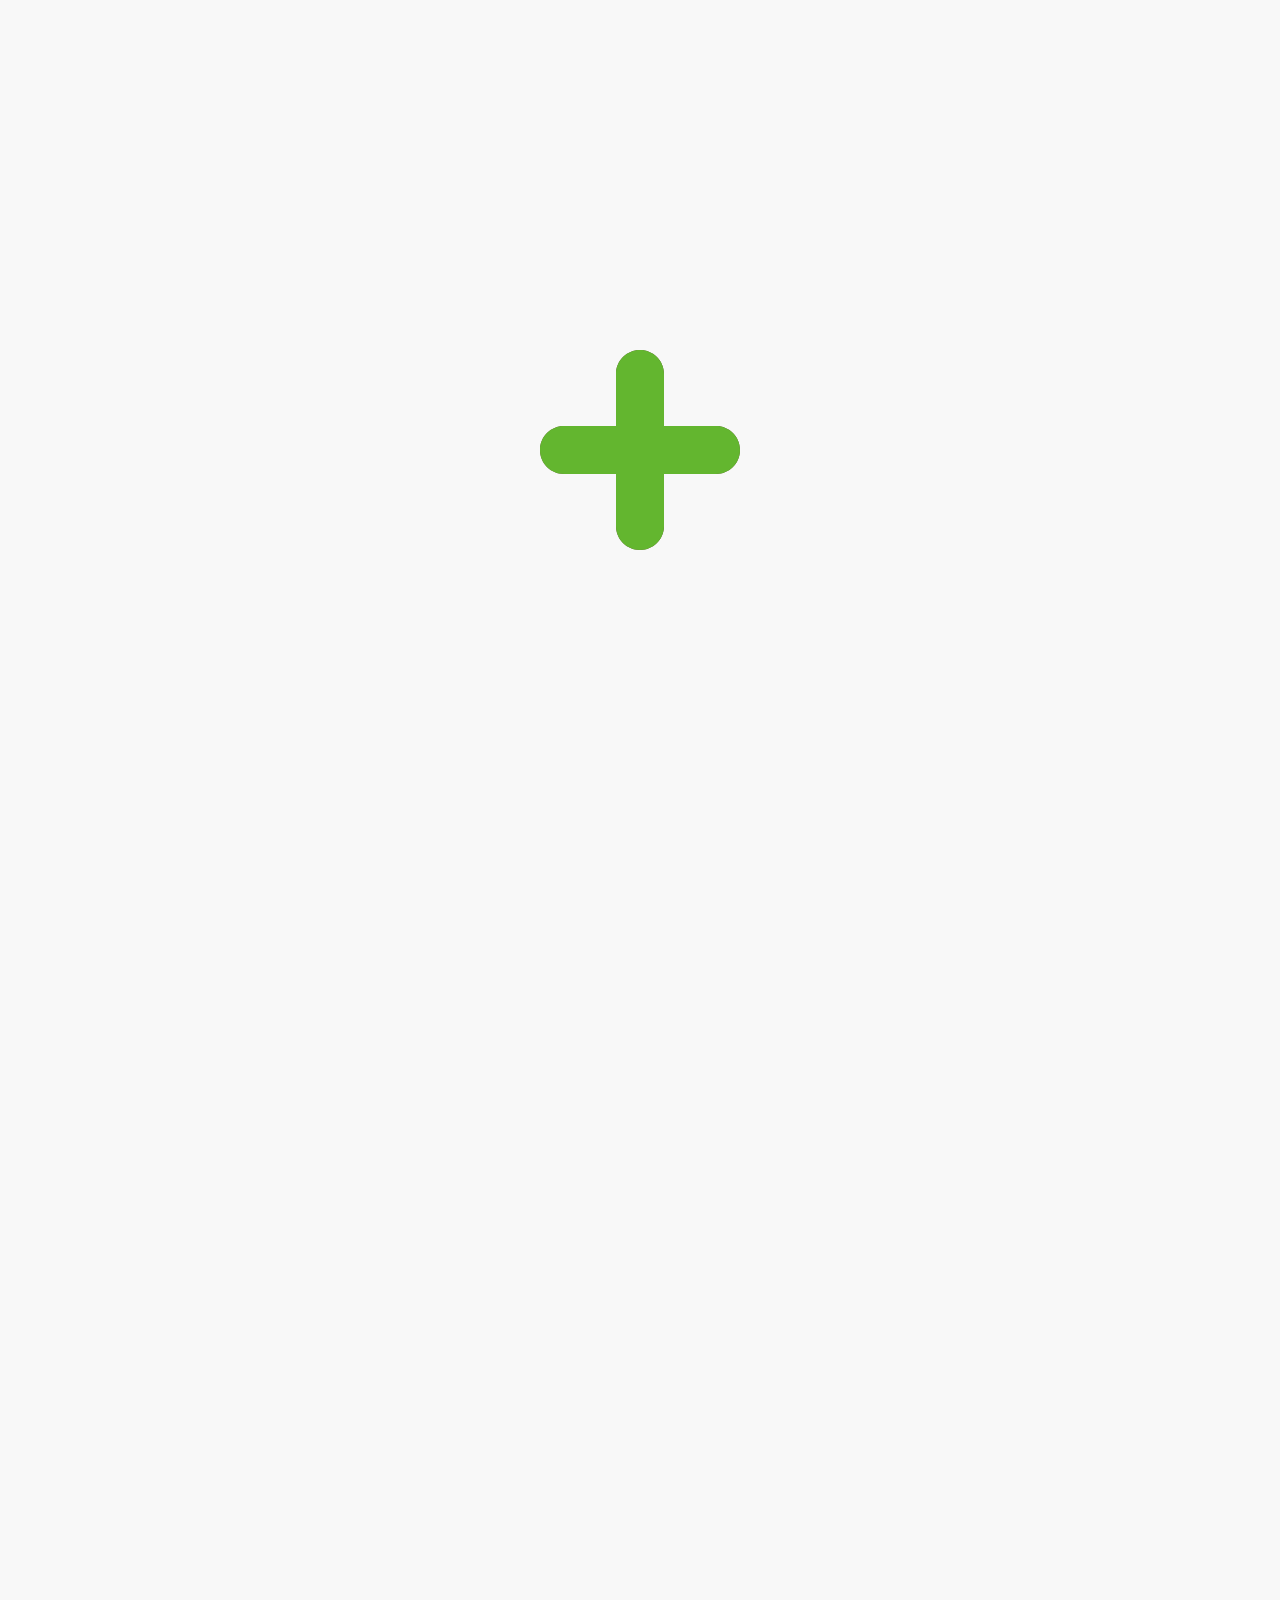
<file: index.html>
<!DOCTYPE html>
<html lang="en">
<head>
    <meta charset="UTF-8">
    <meta name="viewport" content="width=device-width, initial-scale=1.0">
    <title>Tea Plus</title>
    <link rel="stylesheet" href="css/common.css">
    <link rel="stylesheet" href="css/style.css">
    <script src="js/main.js" defer></script>
    <script src="js/common.js" defer></script>
    <link rel="preconnect" href="https://fonts.googleapis.com">
    <link rel="preconnect" href="https://fonts.gstatic.com" crossorigin>
    <link href="https://fonts.googleapis.com/css2?family=Zen+Old+Mincho&display=swap" rel="stylesheet">
    <link href="https://fonts.googleapis.com/css2?family=Noto+Serif+JP:wght@200..900&family=Zen+Old+Mincho&display=swap" rel="stylesheet">
    

</head>
<body>
    <header class="header">
        <div class="masked-bg">
            <img src="./img/homeP_1.jpg" alt="home">

            <div class="hero-text">
                <h1>Slow Down. <span class="mobile-break"></span>Sip Tea.</h1>
                <p>ここでしか味わえない、<span class="mobile-break"></span>静かな甘さ。</p>
            </div>
        </div>

        <div class="scroll-hint" id="hint">
            <div class="hint-inner">
            
                <!-- 图标按钮 -->
                <div class="hint-btn" id="hintBtn">
                    <svg class="icon" xmlns="http://www.w3.org/2000/svg" viewBox="0 0 128 128" preserveAspectRatio="xMidYMid meet">
                        <path class="st1" d="M61.13,34.87c-1.43,1.86-5.16,11.86-7.88,23.9-8.63,31.35-21.36,31.91-21.36,51.37,0,13.2,6.96,17.41,10.6,17.41s12.26-5.23,13.64-25.25c.89-12.91-2.23-24.1,1.88-52.15,1.14-7.8,4.84-17.63,3.13-15.29Z"/>
                        <path class="st2" d="M0,40.02C2.79,25.28,14.47,14.08,28.93,9.88s27.67,1.96,46.55-.41C94.35,7.09,97.67,1.36,100.15.06c.57-.27,2.26.4,1.83.75-3.02,2.7-12.73,14.13-32.43,26.06-15.62,8.47-10.17,9.54-20.81,37.39-3.95,10.32-13.3,18.46-16.93,29.07-.38-29.77,3.98-24.03,6.62-42.8,1.85-14.28,3.83-11.19,29.81-25.19,4.7-2.7,8.14-5.09,22.51-17.17-26.21,18.87-32.81,21.44-48.01,25-15.21,3.56-30.54-.49-36.69,1.89-4,1.52-4.52,3.09-6.04,4.96Z"/>
                        <path class="st3" d="M122.46,101.2h-11.06v-11.06c0-2.82-2.28-5.1-5.1-5.1h0c-2.82,0-5.1,2.28-5.1,5.1v11.06h-11.06c-2.82,0-5.1,2.28-5.1,5.1s2.28,5.1,5.1,5.1h11.06v11.06c0,2.82,2.28,5.1,5.1,5.1h0c2.82,0,5.1-2.28,5.1-5.1v-11.06h11.06c2.82,0,5.1-2.28,5.1-5.1s-2.28-5.1-5.1-5.1Z"/>
                    </svg>
                </div>
            
                <!-- 菜单 -->
                <div class="hint-menu" id="hintMenu">
                    <a href="index.html">ホーム</a>
                    <a href="concept.html">コンセプト</a>
                    <a href="menu.html">メニュー</a>
                    <a href="comment.html">コメント</a>
                    <a href="access.html">アクセス</a>
                </div>
            </div>
        </div>

        <div class="logo_menu">
            <svg class="icon" xmlns="http://www.w3.org/2000/svg" viewBox="0 0 128 128" preserveAspectRatio="xMidYMid meet">
                <path class="st1" d="M61.13,34.87c-1.43,1.86-5.16,11.86-7.88,23.9-8.63,31.35-21.36,31.91-21.36,51.37,0,13.2,6.96,17.41,10.6,17.41s12.26-5.23,13.64-25.25c.89-12.91-2.23-24.1,1.88-52.15,1.14-7.8,4.84-17.63,3.13-15.29Z"/>
                <path class="st2" d="M0,40.02C2.79,25.28,14.47,14.08,28.93,9.88s27.67,1.96,46.55-.41C94.35,7.09,97.67,1.36,100.15.06c.57-.27,2.26.4,1.83.75-3.02,2.7-12.73,14.13-32.43,26.06-15.62,8.47-10.17,9.54-20.81,37.39-3.95,10.32-13.3,18.46-16.93,29.07-.38-29.77,3.98-24.03,6.62-42.8,1.85-14.28,3.83-11.19,29.81-25.19,4.7-2.7,8.14-5.09,22.51-17.17-26.21,18.87-32.81,21.44-48.01,25-15.21,3.56-30.54-.49-36.69,1.89-4,1.52-4.52,3.09-6.04,4.96Z"/>
                <path class="st3" d="M122.46,101.2h-11.06v-11.06c0-2.82-2.28-5.1-5.1-5.1h0c-2.82,0-5.1,2.28-5.1,5.1v11.06h-11.06c-2.82,0-5.1,2.28-5.1,5.1s2.28,5.1,5.1,5.1h11.06v11.06c0,2.82,2.28,5.1,5.1,5.1h0c2.82,0,5.1-2.28,5.1-5.1v-11.06h11.06c2.82,0,5.1-2.28,5.1-5.1s-2.28-5.1-5.1-5.1Z"/>
            </svg>

            <ul class="logo_menu_list">
                <li><a href="index.html">ホーム</a></li>
                <li><a href="concept.html">コンセプト</a></li>
                <li><a href="menu.html">メニュー</a></li>
                <li><a href="comment.html">コメント</a></li>
                <li><a href="access.html">アクセス</a></li>
            </ul>
        </div>

    </header>

    <main>
        <div class="about">
            <h1>お茶について</h1>
            <h2>お茶は、千年以上の歴史を持つ、心と体を整える飲み物です。
                <br>古くは「薬」として人々に親しまれ、今もなお、日々の暮らしに安らぎをもたらしています。
                <br>
                <br>一煎ごとに香りが広がり、心がほどけていく、
                <br>それは自然の恵みと人の心が織りなす、ひとつの調和。
                <br>
                <br>私たちは、その伝統とやさしさを大切に、
                <br>皆さまの健康と癒しの時間をお届けします。</h2>

        </div>
        
        <ul class="tya_type">
            <li>
                <div class="t_img">
                    <img src="./img/種類_緑茶.jpg" alt="">
                </div>
                <div class="text">
                    <h1>緑茶</h1>
                    <h2>緑茶は発酵していないお茶です。
                        <br>さっぱりした味とさわやかな香りが特徴です。
                        <br>ビタミンやカテキンが多く、健康に良いと言われています。</h2>
                </div>
            </li>
            <li>
                <div class="t_img">
                    <img src="./img/種類_烏龍茶.jpg" alt="">
                </div>
                <div class="text">
                    <h1>烏龍茶</h1>
                    <h2>烏龍茶（ウーロン茶）は、半発酵のお茶です。
                        <br>香りが豊かで、苦みが少なく、飲みやすいのが特徴です。
                        <br>脂肪の吸収を抑える効果があると言われています。
                        <br>カフェインが含まれており、気分をリフレッシュするのにも役立ちます。
                        <br>健康や美容に良いお茶として、広く親しまれています。</h2>
                </div>
            </li>
            <li>
                <div class="t_img">
                    <img src="./img/種類_紅茶.jpg" alt="">
                </div>
                <div class="text">
                    <h1>紅茶</h1>
                    <h2>紅茶は完全に発酵したお茶です。
                        <br>香りが豊かで、コクのある味が特徴です。
                        <br>体を温め、リラックス効果があると言われています。</h2>
                </div>
            </li>
            <li>
                <div class="t_img">
                    <img src="./img/種類_白茶.jpg" alt="">
                </div>
                <div class="text">
                    <h1>白茶</h1>
                    <h2>白茶は発酵が少ないお茶です。
                        <br>やさしい香りと、淡い味わいが特徴です。
                        <br>抗酸化作用があり、美容に良いと言われています。</h2>
                </div>
            </li>
            <li>
                <div class="t_img">
                    <img src="./img/種類_黄茶.jpg" alt="">
                </div>
                <div class="text">
                    <h1>黄茶</h1>
                    <h2>黄茶は製造工程が特別なお茶です。
                        <br>苦みが少なく、まろやかな味が特徴です。
                        <br>消化を助け、体にやさしいお茶とされています。</h2>
                </div>
            </li>
            <li>
                <div class="t_img">
                    <img src="./img/種類_黒茶.jpg" alt="">
                </div>
                <div class="text">
                    <h1>黒茶</h1>
                    <h2>黒茶は後発酵のお茶です。
                        <br>深い香りと、コクのある味が特徴です。
                        <br>腸内環境を整え、健康に良いと言われています。</h2>
                </div>
            </li>
            
        </ul>
        <div class="tya_progress">
            <div class="tya_progress_inner"></div>
        </div>

        <div class="access" id="acc">
            <div class="acc_img">
                <img src="./img/access.jpg" alt="">
            </div>
            <dl>
                <div class="xian">
                    <dt>店舗名</dt><dd>Tea Plus</dd>
                </div>
                <div class="xian">
                    <dt>所在地</dt><dd>〒556-0011 大阪市浪速区難波中１丁目６−２</dd>
                </div>
                <div class="xian">
                    <dt>アクセス</dt><dd>南海本線・御堂筋線「難波駅」</dd>
                </div>
                <div class="xian">
                    <dt>電話番号</dt><dd>06-4397-2450</dd>
                </div>
                <div class="xian">
                    <dt>予約</dt><dd>8:30～22:30</dd>
                </div>
                <div class="xian">
                    <dt>営業時間</dt><dd>9:00～22:00</dd>
                </div>
                <div class="xian">
                    <dt>定休日</dt><dd>月曜日</dd>
                </div>
                <div class="xian">
                    <dt>席数</dt><dd>10席</dd>
                </div>
            </dl>
        </div>


        <div class="map">
            <iframe src="https://www.google.com/maps/embed?pb=!1m18!1m12!1m3!1d410.1981444878625!2d135.4992195709668!3d34.66517826167894!2m3!1f0!2f0!3f0!3m2!1i1024!2i768!4f13.1!3m3!1m2!1s0x6000e76d293f4a43%3A0x87d9089f6df8e8ab!2z5aSn6Ziq5oOF5aCx77yp77y044Kv44Oq44Ko44Kk44K_44O85bCC6ZaA5a2m5qCh!5e0!3m2!1sja!2sjp!4v1769397068894!5m2!1sja!2sjp"  style="border:0;" allowfullscreen="" loading="lazy" referrerpolicy="no-referrer-when-downgrade"></iframe>
        </div>


        <div class="top"></div>

        
        
    </main>
    
    <footer>
        <div class="text">
            <p>© Ohara Allrights Reserved.</p>
        </div>
    </footer>
</body>
</html>
</file>
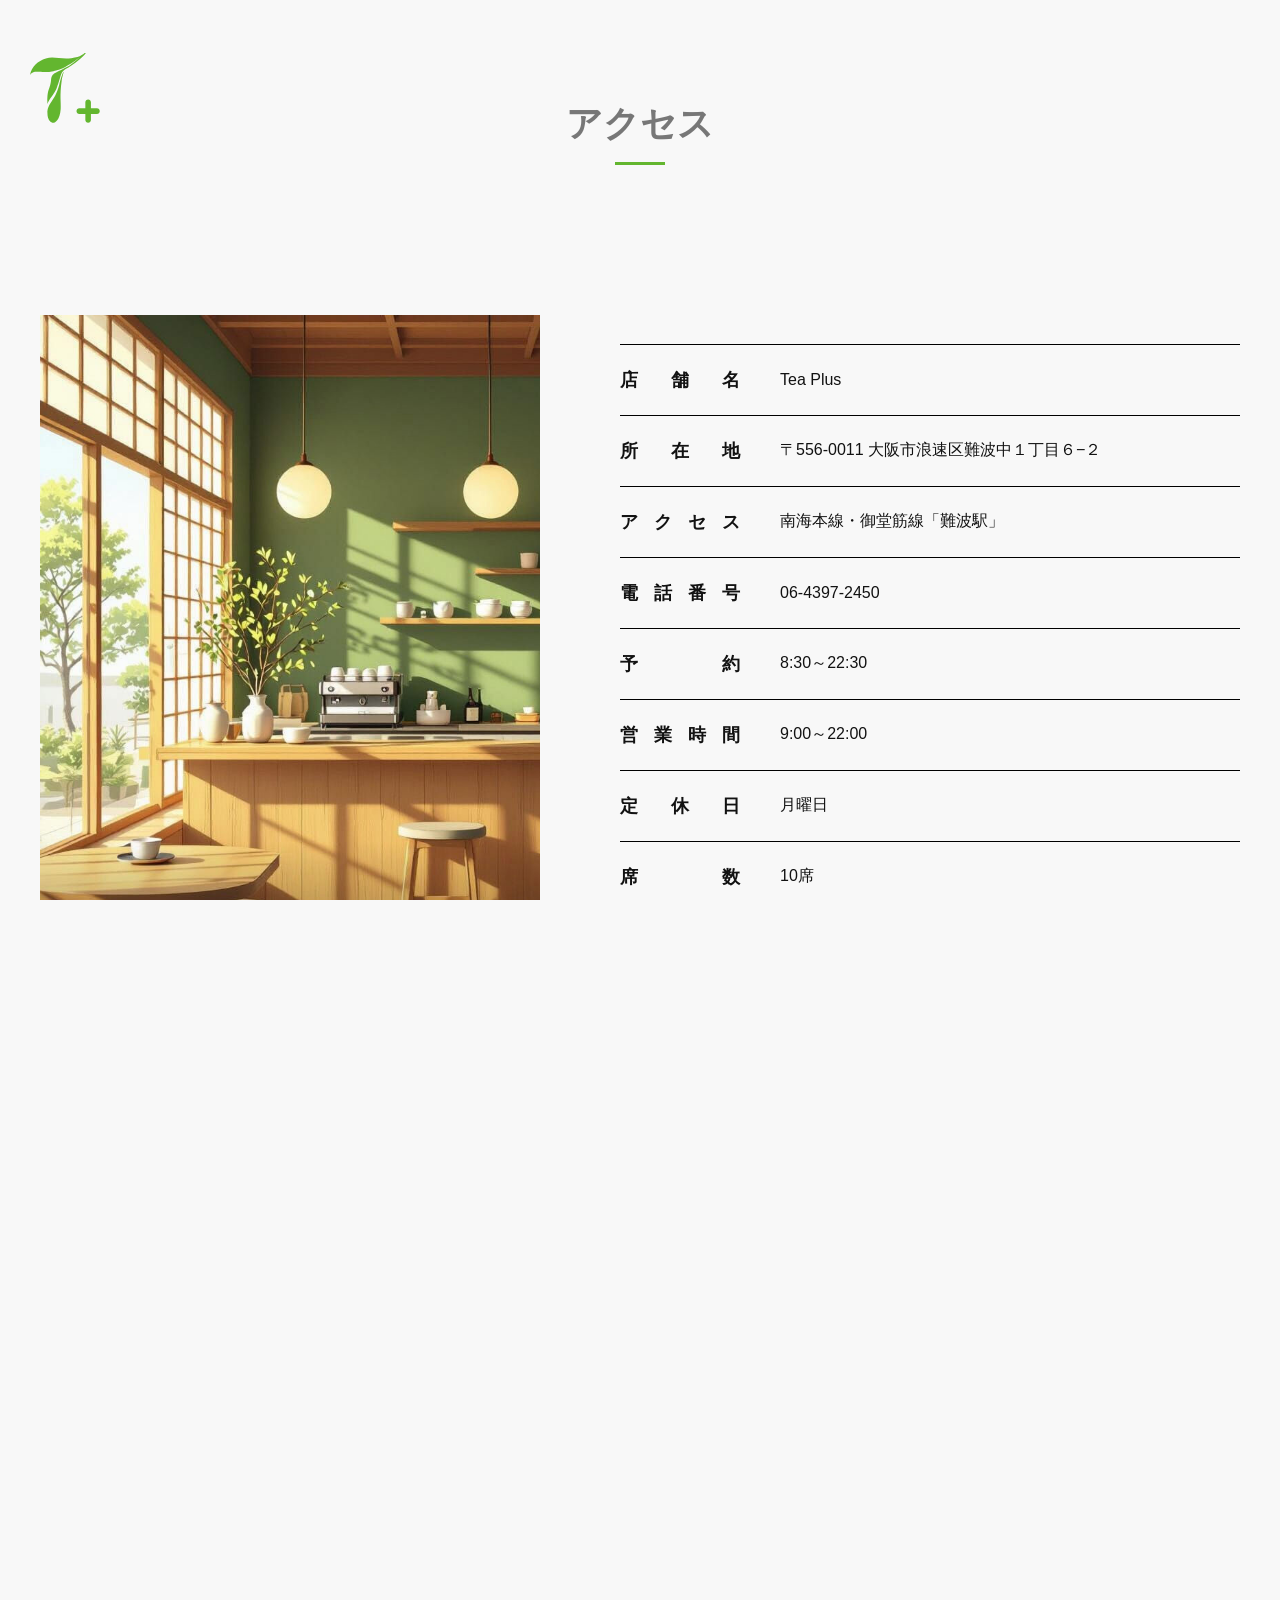
<file: access.html>
<!DOCTYPE html>
<html lang="en">
<head>
    <meta charset="UTF-8">
    <meta name="viewport" content="width=device-width, initial-scale=1.0">
    <title>Document</title>
    <link rel="stylesheet" href="css/common.css">
    <link rel="stylesheet" href="css/access.css">
    <script src="js/common.js" defer></script>
    <link rel="preconnect" href="https://fonts.googleapis.com">
    <link rel="preconnect" href="https://fonts.gstatic.com" crossorigin>
    <link href="https://fonts.googleapis.com/css2?family=Zen+Old+Mincho&display=swap" rel="stylesheet">
    <link href="https://fonts.googleapis.com/css2?family=Noto+Serif+JP:wght@200..900&family=Zen+Old+Mincho&display=swap" rel="stylesheet">
    <link rel="preconnect" href="https://fonts.googleapis.com">
    <link rel="preconnect" href="https://fonts.gstatic.com" crossorigin>
    <link href="https://fonts.googleapis.com/css2?family=Long+Cang&family=Noto+Serif+JP:wght@200..900&family=Zen+Old+Mincho&display=swap" rel="stylesheet">
    
</head>
<body>
    <header>
        <div class="title">
            <h1>アクセス</h1>
        </div>
    </header>

    <div class="logo_menu">
        <svg class="icon" xmlns="http://www.w3.org/2000/svg" viewBox="0 0 128 128" preserveAspectRatio="xMidYMid meet">
            <path class="st1" d="M61.13,34.87c-1.43,1.86-5.16,11.86-7.88,23.9-8.63,31.35-21.36,31.91-21.36,51.37,0,13.2,6.96,17.41,10.6,17.41s12.26-5.23,13.64-25.25c.89-12.91-2.23-24.1,1.88-52.15,1.14-7.8,4.84-17.63,3.13-15.29Z"/>
            <path class="st2" d="M0,40.02C2.79,25.28,14.47,14.08,28.93,9.88s27.67,1.96,46.55-.41C94.35,7.09,97.67,1.36,100.15.06c.57-.27,2.26.4,1.83.75-3.02,2.7-12.73,14.13-32.43,26.06-15.62,8.47-10.17,9.54-20.81,37.39-3.95,10.32-13.3,18.46-16.93,29.07-.38-29.77,3.98-24.03,6.62-42.8,1.85-14.28,3.83-11.19,29.81-25.19,4.7-2.7,8.14-5.09,22.51-17.17-26.21,18.87-32.81,21.44-48.01,25-15.21,3.56-30.54-.49-36.69,1.89-4,1.52-4.52,3.09-6.04,4.96Z"/>
            <path class="st3" d="M122.46,101.2h-11.06v-11.06c0-2.82-2.28-5.1-5.1-5.1h0c-2.82,0-5.1,2.28-5.1,5.1v11.06h-11.06c-2.82,0-5.1,2.28-5.1,5.1s2.28,5.1,5.1,5.1h11.06v11.06c0,2.82,2.28,5.1,5.1,5.1h0c2.82,0,5.1-2.28,5.1-5.1v-11.06h11.06c2.82,0,5.1-2.28,5.1-5.1s-2.28-5.1-5.1-5.1Z"/>
        </svg>

        <ul class="logo_menu_list">
            <li><a href="index.html">ホーム</a></li>
            <li><a href="concept.html">コンセプト</a></li>
            <li><a href="menu.html">メニュー</a></li>
            <li><a href="comment.html">コメント</a></li>
            <li><a href="#">アクセス</a></li>
        </ul>
    </div>


    <main>
        <div class="access" id="acc">
            <div class="acc_img">
                <img src="./img/access.jpg" alt="">
            </div>
            <dl>
                <div class="xian">
                    <dt>店舗名</dt><dd>Tea Plus</dd>
                </div>
                <div class="xian">
                    <dt>所在地</dt><dd>〒556-0011 大阪市浪速区難波中１丁目６−２</dd>
                </div>
                <div class="xian">
                    <dt>アクセス</dt><dd>南海本線・御堂筋線「難波駅」</dd>
                </div>
                <div class="xian">
                    <dt>電話番号</dt><dd>06-4397-2450</dd>
                </div>
                <div class="xian">
                    <dt>予約</dt><dd>8:30～22:30</dd>
                </div>
                <div class="xian">
                    <dt>営業時間</dt><dd>9:00～22:00</dd>
                </div>
                <div class="xian">
                    <dt>定休日</dt><dd>月曜日</dd>
                </div>
                <div class="xian">
                    <dt>席数</dt><dd>10席</dd>
                </div>
            </dl>
        </div>


        <div class="map">
            <iframe src="https://www.google.com/maps/embed?pb=!1m18!1m12!1m3!1d410.1981444878625!2d135.4992195709668!3d34.66517826167894!2m3!1f0!2f0!3f0!3m2!1i1024!2i768!4f13.1!3m3!1m2!1s0x6000e76d293f4a43%3A0x87d9089f6df8e8ab!2z5aSn6Ziq5oOF5aCx77yp77y044Kv44Oq44Ko44Kk44K_44O85bCC6ZaA5a2m5qCh!5e0!3m2!1sja!2sjp!4v1769397068894!5m2!1sja!2sjp"  style="border:0;" allowfullscreen="" loading="lazy" referrerpolicy="no-referrer-when-downgrade"></iframe>
        </div>
          
    </main>
    

    <footer>
        <div class="text">
            <p>© Ohara Allrights Reserved.</p>
        </div>
    </footer>
</body>
</html>
</file>
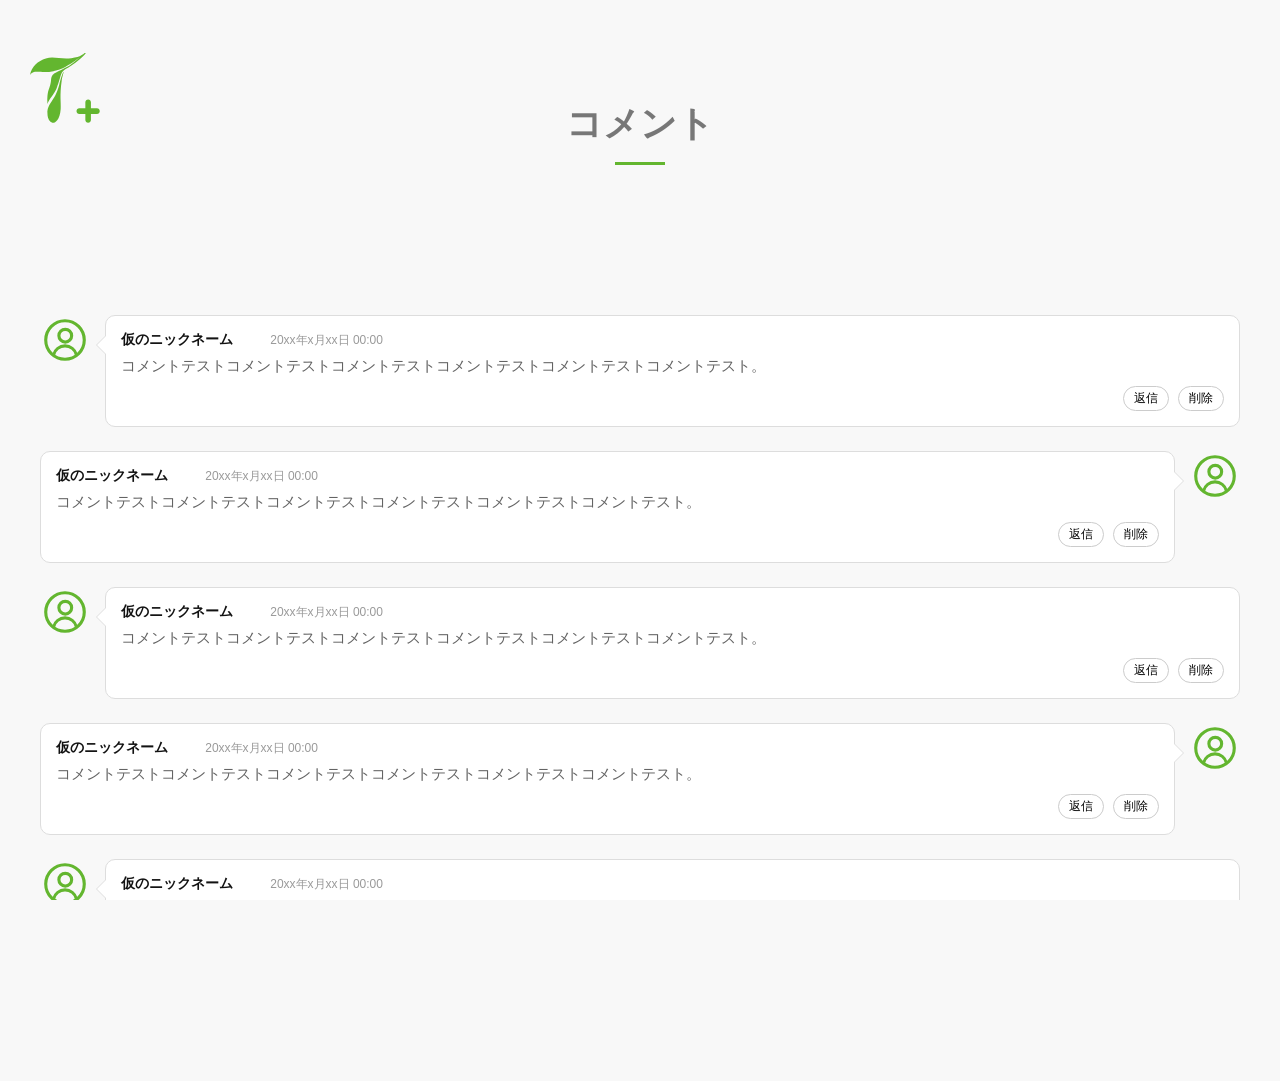
<file: comment.html>
<!DOCTYPE html>
<html lang="en">
<head>
    <meta charset="UTF-8">
    <meta name="viewport" content="width=device-width, initial-scale=1.0">
    <title>Document</title>
    <link rel="stylesheet" href="css/common.css">
    <link rel="stylesheet" href="css/comment.css">
    <script src="js/common.js" defer></script>
    <link rel="preconnect" href="https://fonts.googleapis.com">
    <link rel="preconnect" href="https://fonts.gstatic.com" crossorigin>
    <link href="https://fonts.googleapis.com/css2?family=Zen+Old+Mincho&display=swap" rel="stylesheet">
    <link href="https://fonts.googleapis.com/css2?family=Noto+Serif+JP:wght@200..900&family=Zen+Old+Mincho&display=swap" rel="stylesheet">
    <link rel="preconnect" href="https://fonts.googleapis.com">
    <link rel="preconnect" href="https://fonts.gstatic.com" crossorigin>
    <link href="https://fonts.googleapis.com/css2?family=Long+Cang&family=Noto+Serif+JP:wght@200..900&family=Zen+Old+Mincho&display=swap" rel="stylesheet">
    
</head>
<body>
    <header>
        <div class="title">
            <h1>コメント</h1>
        </div>
    </header>

    <div class="logo_menu">
        <svg class="icon" xmlns="http://www.w3.org/2000/svg" viewBox="0 0 128 128" preserveAspectRatio="xMidYMid meet">
            <path class="st1" d="M61.13,34.87c-1.43,1.86-5.16,11.86-7.88,23.9-8.63,31.35-21.36,31.91-21.36,51.37,0,13.2,6.96,17.41,10.6,17.41s12.26-5.23,13.64-25.25c.89-12.91-2.23-24.1,1.88-52.15,1.14-7.8,4.84-17.63,3.13-15.29Z"/>
            <path class="st2" d="M0,40.02C2.79,25.28,14.47,14.08,28.93,9.88s27.67,1.96,46.55-.41C94.35,7.09,97.67,1.36,100.15.06c.57-.27,2.26.4,1.83.75-3.02,2.7-12.73,14.13-32.43,26.06-15.62,8.47-10.17,9.54-20.81,37.39-3.95,10.32-13.3,18.46-16.93,29.07-.38-29.77,3.98-24.03,6.62-42.8,1.85-14.28,3.83-11.19,29.81-25.19,4.7-2.7,8.14-5.09,22.51-17.17-26.21,18.87-32.81,21.44-48.01,25-15.21,3.56-30.54-.49-36.69,1.89-4,1.52-4.52,3.09-6.04,4.96Z"/>
            <path class="st3" d="M122.46,101.2h-11.06v-11.06c0-2.82-2.28-5.1-5.1-5.1h0c-2.82,0-5.1,2.28-5.1,5.1v11.06h-11.06c-2.82,0-5.1,2.28-5.1,5.1s2.28,5.1,5.1,5.1h11.06v11.06c0,2.82,2.28,5.1,5.1,5.1h0c2.82,0,5.1-2.28,5.1-5.1v-11.06h11.06c2.82,0,5.1-2.28,5.1-5.1s-2.28-5.1-5.1-5.1Z"/>
        </svg>

        <ul class="logo_menu_list">
            <li><a href="index.html">ホーム</a></li>
            <li><a href="concept.html">コンセプト</a></li>
            <li><a href="menu.html">メニュー</a></li>
            <li><a href="#">コメント</a></li>
            <li><a href="access.html">アクセス</a></li>
        </ul>
    </div>


    <main>
        <div class="comment-list">

            <div class="comment-item">
                <div class="avatar">
                    <svg xmlns="http://www.w3.org/2000/svg" viewBox="0 0 24 24" fill="none">
                        <path d="M12 21.25C17.1086 21.25 21.25 17.1086 21.25 12C21.25 6.89137 17.1086 2.75 12 2.75C6.89137 2.75 2.75 6.89137 2.75 12C2.75 17.1086 6.89137 21.25 12 21.25Z" stroke="#000000" stroke-width="1.5" stroke-linecap="round" stroke-linejoin="round"/>
                        <path d="M12.1303 13C13.8203 13 15.1903 11.63 15.1903 9.94C15.1903 8.25001 13.8203 6.88 12.1303 6.88C10.4403 6.88 9.07031 8.25001 9.07031 9.94C9.07031 11.63 10.4403 13 12.1303 13Z" stroke="#000000" stroke-width="1.5" stroke-linecap="round" stroke-linejoin="round"/>
                        <path d="M6.5 19.11C6.80719 17.8839 7.51529 16.7956 8.51178 16.0179C9.50827 15.2403 10.736 14.818 12 14.818C13.264 14.818 14.4917 15.2403 15.4882 16.0179C16.4847 16.7956 17.1928 17.8839 17.5 19.11" stroke="#000000" stroke-width="1.5" stroke-linecap="round" stroke-linejoin="round"/>
                    </svg>
                </div>
            
                <div class="comment-box">
                    <div class="comment-header">
                        <span class="name">仮のニックネーム</span>
                        &nbsp;&nbsp;&nbsp;&nbsp;&nbsp;
                        <span class="time">20xx年x月xx日 00:00</span>
                    </div>
              
                    <div class="comment-content">
                        コメントテストコメントテストコメントテストコメントテストコメントテストコメントテスト。
                    </div>
                
                    <div class="comment-footer">
                        <button>返信</button>
                        <button>削除</button>
                    </div>
                </div>
            </div>
          
            <div class="comment-item">
                <div class="avatar">
                    <svg xmlns="http://www.w3.org/2000/svg" viewBox="0 0 24 24" fill="none">
                        <path d="M12 21.25C17.1086 21.25 21.25 17.1086 21.25 12C21.25 6.89137 17.1086 2.75 12 2.75C6.89137 2.75 2.75 6.89137 2.75 12C2.75 17.1086 6.89137 21.25 12 21.25Z" stroke="#000000" stroke-width="1.5" stroke-linecap="round" stroke-linejoin="round"/>
                        <path d="M12.1303 13C13.8203 13 15.1903 11.63 15.1903 9.94C15.1903 8.25001 13.8203 6.88 12.1303 6.88C10.4403 6.88 9.07031 8.25001 9.07031 9.94C9.07031 11.63 10.4403 13 12.1303 13Z" stroke="#000000" stroke-width="1.5" stroke-linecap="round" stroke-linejoin="round"/>
                        <path d="M6.5 19.11C6.80719 17.8839 7.51529 16.7956 8.51178 16.0179C9.50827 15.2403 10.736 14.818 12 14.818C13.264 14.818 14.4917 15.2403 15.4882 16.0179C16.4847 16.7956 17.1928 17.8839 17.5 19.11" stroke="#000000" stroke-width="1.5" stroke-linecap="round" stroke-linejoin="round"/>
                    </svg>
                </div>
            
                <div class="comment-box">
                    <div class="comment-header">
                        <span class="name">仮のニックネーム</span>
                        &nbsp;&nbsp;&nbsp;&nbsp;&nbsp;
                        <span class="time">20xx年x月xx日 00:00</span>
                    </div>
              
                    <div class="comment-content">
                        コメントテストコメントテストコメントテストコメントテストコメントテストコメントテスト。
                    </div>
                
                    <div class="comment-footer">
                        <button>返信</button>
                        <button>削除</button>
                    </div>
                </div>
            </div>

            <div class="comment-item">
                <div class="avatar">
                    <svg xmlns="http://www.w3.org/2000/svg" viewBox="0 0 24 24" fill="none">
                        <path d="M12 21.25C17.1086 21.25 21.25 17.1086 21.25 12C21.25 6.89137 17.1086 2.75 12 2.75C6.89137 2.75 2.75 6.89137 2.75 12C2.75 17.1086 6.89137 21.25 12 21.25Z" stroke="#000000" stroke-width="1.5" stroke-linecap="round" stroke-linejoin="round"/>
                        <path d="M12.1303 13C13.8203 13 15.1903 11.63 15.1903 9.94C15.1903 8.25001 13.8203 6.88 12.1303 6.88C10.4403 6.88 9.07031 8.25001 9.07031 9.94C9.07031 11.63 10.4403 13 12.1303 13Z" stroke="#000000" stroke-width="1.5" stroke-linecap="round" stroke-linejoin="round"/>
                        <path d="M6.5 19.11C6.80719 17.8839 7.51529 16.7956 8.51178 16.0179C9.50827 15.2403 10.736 14.818 12 14.818C13.264 14.818 14.4917 15.2403 15.4882 16.0179C16.4847 16.7956 17.1928 17.8839 17.5 19.11" stroke="#000000" stroke-width="1.5" stroke-linecap="round" stroke-linejoin="round"/>
                    </svg>
                </div>
            
                <div class="comment-box">
                    <div class="comment-header">
                        <span class="name">仮のニックネーム</span>
                        &nbsp;&nbsp;&nbsp;&nbsp;&nbsp;
                        <span class="time">20xx年x月xx日 00:00</span>
                    </div>
              
                    <div class="comment-content">
                        コメントテストコメントテストコメントテストコメントテストコメントテストコメントテスト。
                    </div>
                
                    <div class="comment-footer">
                        <button>返信</button>
                        <button>削除</button>
                    </div>
                </div>
            </div>

            <div class="comment-item">
                <div class="avatar">
                    <svg xmlns="http://www.w3.org/2000/svg" viewBox="0 0 24 24" fill="none">
                        <path d="M12 21.25C17.1086 21.25 21.25 17.1086 21.25 12C21.25 6.89137 17.1086 2.75 12 2.75C6.89137 2.75 2.75 6.89137 2.75 12C2.75 17.1086 6.89137 21.25 12 21.25Z" stroke="#000000" stroke-width="1.5" stroke-linecap="round" stroke-linejoin="round"/>
                        <path d="M12.1303 13C13.8203 13 15.1903 11.63 15.1903 9.94C15.1903 8.25001 13.8203 6.88 12.1303 6.88C10.4403 6.88 9.07031 8.25001 9.07031 9.94C9.07031 11.63 10.4403 13 12.1303 13Z" stroke="#000000" stroke-width="1.5" stroke-linecap="round" stroke-linejoin="round"/>
                        <path d="M6.5 19.11C6.80719 17.8839 7.51529 16.7956 8.51178 16.0179C9.50827 15.2403 10.736 14.818 12 14.818C13.264 14.818 14.4917 15.2403 15.4882 16.0179C16.4847 16.7956 17.1928 17.8839 17.5 19.11" stroke="#000000" stroke-width="1.5" stroke-linecap="round" stroke-linejoin="round"/>
                    </svg>
                </div>
            
                <div class="comment-box">
                    <div class="comment-header">
                        <span class="name">仮のニックネーム</span>
                        &nbsp;&nbsp;&nbsp;&nbsp;&nbsp;
                        <span class="time">20xx年x月xx日 00:00</span>
                    </div>
              
                    <div class="comment-content">
                        コメントテストコメントテストコメントテストコメントテストコメントテストコメントテスト。
                    </div>
                
                    <div class="comment-footer">
                        <button>返信</button>
                        <button>削除</button>
                    </div>
                </div>
            </div>

            <div class="comment-item">
                <div class="avatar">
                    <svg xmlns="http://www.w3.org/2000/svg" viewBox="0 0 24 24" fill="none">
                        <path d="M12 21.25C17.1086 21.25 21.25 17.1086 21.25 12C21.25 6.89137 17.1086 2.75 12 2.75C6.89137 2.75 2.75 6.89137 2.75 12C2.75 17.1086 6.89137 21.25 12 21.25Z" stroke="#000000" stroke-width="1.5" stroke-linecap="round" stroke-linejoin="round"/>
                        <path d="M12.1303 13C13.8203 13 15.1903 11.63 15.1903 9.94C15.1903 8.25001 13.8203 6.88 12.1303 6.88C10.4403 6.88 9.07031 8.25001 9.07031 9.94C9.07031 11.63 10.4403 13 12.1303 13Z" stroke="#000000" stroke-width="1.5" stroke-linecap="round" stroke-linejoin="round"/>
                        <path d="M6.5 19.11C6.80719 17.8839 7.51529 16.7956 8.51178 16.0179C9.50827 15.2403 10.736 14.818 12 14.818C13.264 14.818 14.4917 15.2403 15.4882 16.0179C16.4847 16.7956 17.1928 17.8839 17.5 19.11" stroke="#000000" stroke-width="1.5" stroke-linecap="round" stroke-linejoin="round"/>
                    </svg>
                </div>
            
                <div class="comment-box">
                    <div class="comment-header">
                        <span class="name">仮のニックネーム</span>
                        &nbsp;&nbsp;&nbsp;&nbsp;&nbsp;
                        <span class="time">20xx年x月xx日 00:00</span>
                    </div>
              
                    <div class="comment-content">
                        コメントテストコメントテストコメントテストコメントテストコメントテストコメントテスト。
                    </div>
                
                    <div class="comment-footer">
                        <button>返信</button>
                        <button>削除</button>
                    </div>
                </div>
            </div>
          
        </div>
          
    </main>
    

    <footer>
        <div class="text">
            <p>© Ohara Allrights Reserved.</p>
        </div>
    </footer>
</body>
</html>
</file>
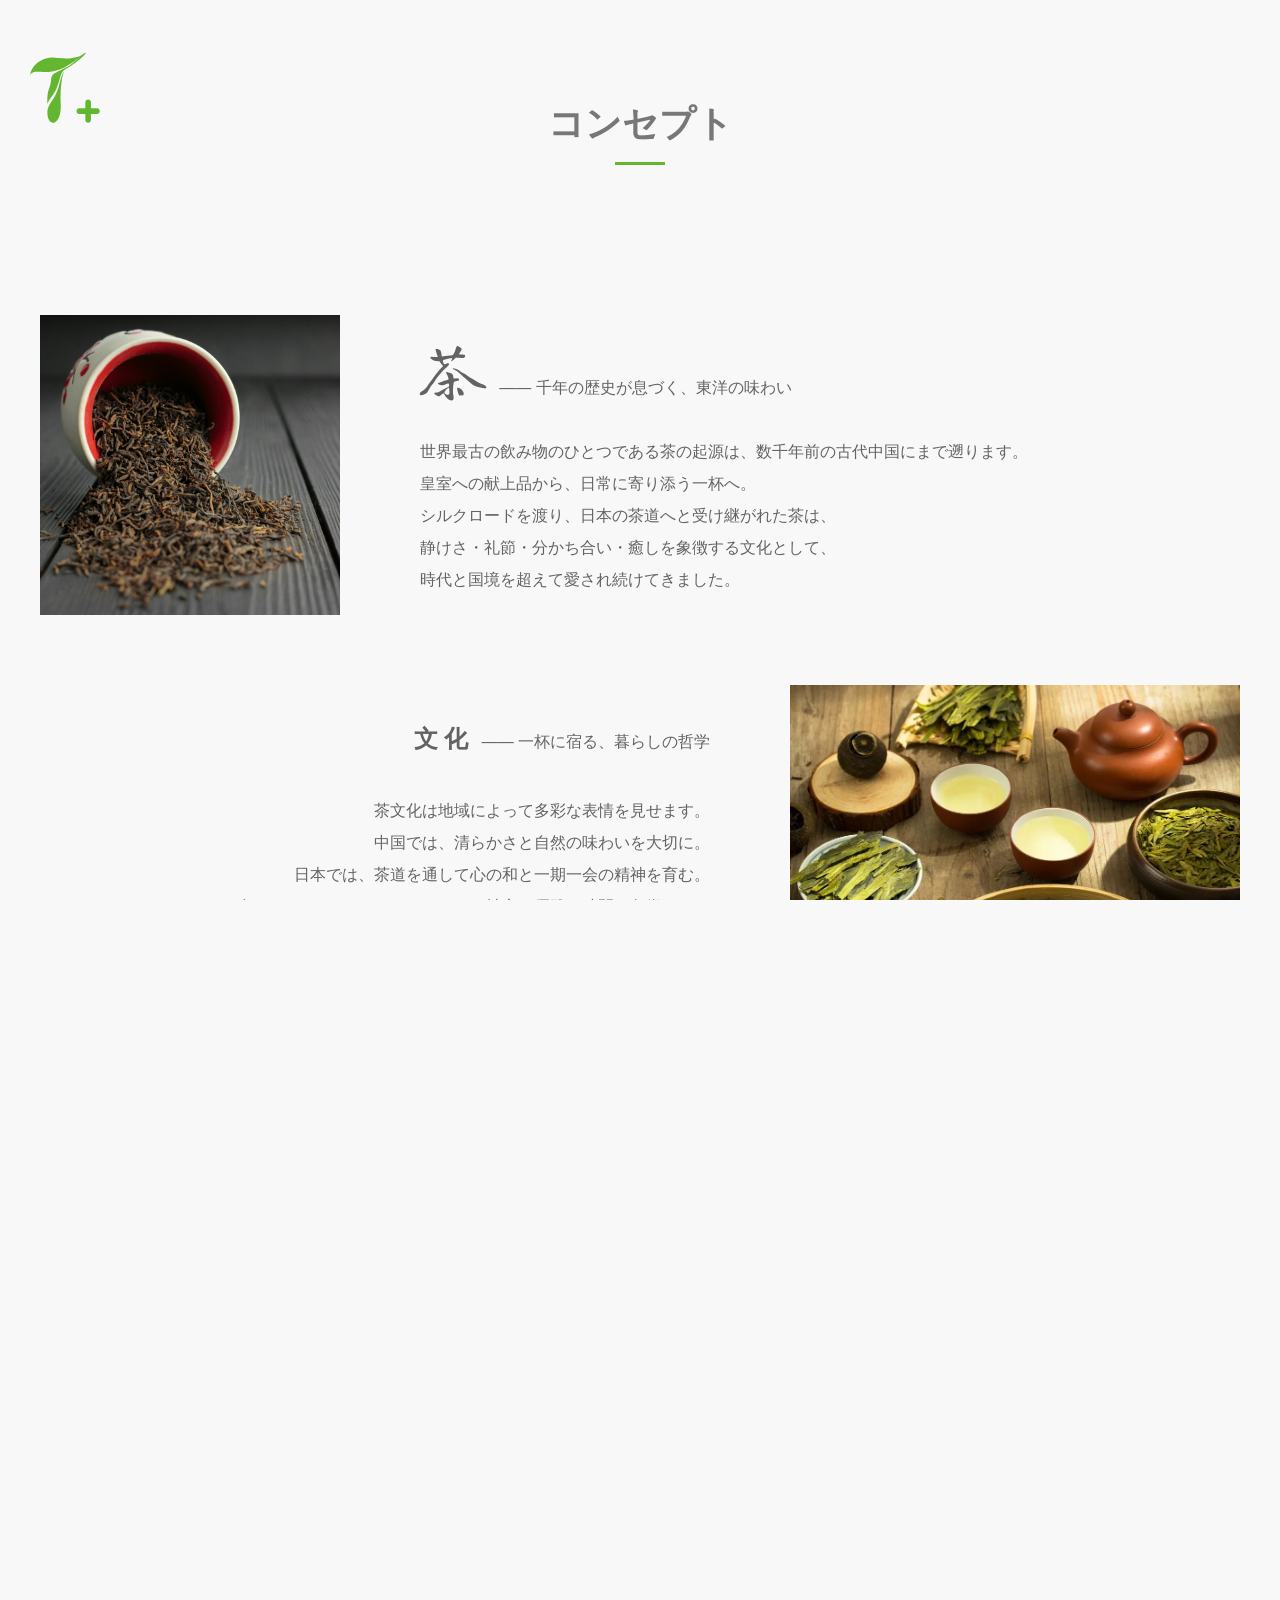
<file: concept.html>
<!DOCTYPE html>
<html lang="en">
<head>
    <meta charset="UTF-8">
    <meta name="viewport" content="width=device-width, initial-scale=1.0">
    <title>Document</title>
    <link rel="stylesheet" href="css/common.css">
    <link rel="stylesheet" href="css/concept.css">
    <script src="js/common.js" defer></script>
    <link rel="preconnect" href="https://fonts.googleapis.com">
    <link rel="preconnect" href="https://fonts.gstatic.com" crossorigin>
    <link href="https://fonts.googleapis.com/css2?family=Zen+Old+Mincho&display=swap" rel="stylesheet">
    <link href="https://fonts.googleapis.com/css2?family=Noto+Serif+JP:wght@200..900&family=Zen+Old+Mincho&display=swap" rel="stylesheet">
    <link rel="preconnect" href="https://fonts.googleapis.com">
    <link rel="preconnect" href="https://fonts.gstatic.com" crossorigin>
    <link href="https://fonts.googleapis.com/css2?family=Long+Cang&family=Noto+Serif+JP:wght@200..900&family=Zen+Old+Mincho&display=swap" rel="stylesheet">
    
</head>
<body>
    <header>
        <div class="title">
            <h1>コンセプト</h1>
        </div>
    </header>

    <div class="logo_menu">
        <svg class="icon" xmlns="http://www.w3.org/2000/svg" viewBox="0 0 128 128" preserveAspectRatio="xMidYMid meet">
            <path class="st1" d="M61.13,34.87c-1.43,1.86-5.16,11.86-7.88,23.9-8.63,31.35-21.36,31.91-21.36,51.37,0,13.2,6.96,17.41,10.6,17.41s12.26-5.23,13.64-25.25c.89-12.91-2.23-24.1,1.88-52.15,1.14-7.8,4.84-17.63,3.13-15.29Z"/>
            <path class="st2" d="M0,40.02C2.79,25.28,14.47,14.08,28.93,9.88s27.67,1.96,46.55-.41C94.35,7.09,97.67,1.36,100.15.06c.57-.27,2.26.4,1.83.75-3.02,2.7-12.73,14.13-32.43,26.06-15.62,8.47-10.17,9.54-20.81,37.39-3.95,10.32-13.3,18.46-16.93,29.07-.38-29.77,3.98-24.03,6.62-42.8,1.85-14.28,3.83-11.19,29.81-25.19,4.7-2.7,8.14-5.09,22.51-17.17-26.21,18.87-32.81,21.44-48.01,25-15.21,3.56-30.54-.49-36.69,1.89-4,1.52-4.52,3.09-6.04,4.96Z"/>
            <path class="st3" d="M122.46,101.2h-11.06v-11.06c0-2.82-2.28-5.1-5.1-5.1h0c-2.82,0-5.1,2.28-5.1,5.1v11.06h-11.06c-2.82,0-5.1,2.28-5.1,5.1s2.28,5.1,5.1,5.1h11.06v11.06c0,2.82,2.28,5.1,5.1,5.1h0c2.82,0,5.1-2.28,5.1-5.1v-11.06h11.06c2.82,0,5.1-2.28,5.1-5.1s-2.28-5.1-5.1-5.1Z"/>
        </svg>

        <ul class="logo_menu_list">
            <li><a href="index.html">ホーム</a></li>
            <li><a href="#">コンセプト</a></li>
            <li><a href="menu.html">メニュー</a></li>
            <li><a href="comment.html">コメント</a></li>
            <li><a href="access.html">アクセス</a></li>
        </ul>
    </div>


    <main>
        <div class="grup">
            <div class="img">
                <img src="./img/petr-sidorov.jpg" alt="">
            </div>
            <div class="text">
                <p> <b>茶</b>&nbsp;&nbsp;&nbsp;―― 千年の歴史が息づく、東洋の味わい
                    <br>
                    <br>世界最古の飲み物のひとつである茶の起源は、数千年前の古代中国にまで遡ります。
                    <br>皇室への献上品から、日常に寄り添う一杯へ。
                    <br>シルクロードを渡り、日本の茶道へと受け継がれた茶は、
                    <br>静けさ・礼節・分かち合い・癒しを象徴する文化として、
                    <br>時代と国境を超えて愛され続けてきました。</p>
            </div>
        </div>

        <div class="grup">
            <div class="img">
                <img src="./img/made-in-china.jpg" alt="">
            </div>
            <div class="text">
                <p> <b>文 化</b>&nbsp;&nbsp;&nbsp;―― 一杯に宿る、暮らしの哲学
                    <br>
                    <br>茶文化は地域によって多彩な表情を見せます。
                    <br>中国では、清らかさと自然の味わいを大切に。
                    <br>日本では、茶道を通して心の和と一期一会の精神を育む。
                    <br>イギリスでは、アフタヌーンティーが社交と優雅な時間を象徴する。
                    <br>形は変われど、茶はいつの時代も人々をつなぎ、心をほどく存在です。</p>
            </div>
        </div>

        <div class="grup">
            <div class="img">
                <img src="./img/tsaiga-qh.jpg" alt="">
            </div>
            <div class="text">
                <p> <b>製 法</b>&nbsp;&nbsp;&nbsp;―― 一葉から一杯へ、匠の技
                    <br>
                    <br>一杯の上質な茶は、大地の恵みと丁寧な手仕事から生まれます。
                    <br>摘採、萎凋、殺青、発酵、揉捻、乾燥――その工程の違いが、
                    <br>緑茶・紅茶・烏龍茶・白茶・プーアル茶など、豊かな個性を生み出します。
                    <br>私たちは産地を厳選し、手摘みと伝統製法にこだわり、
                    <br>茶葉本来の香りと深い余韻をそのままお届けします。</p>
            </div>
        </div>

        <div class="grup">
            <div class="img">
                <img src="./img/360floralflaves.jpg" alt="">
            </div>
            <div class="text">
                <p> <b>健 康</b>&nbsp;&nbsp;&nbsp;―― 自然がもたらす癒しの力
                    <br>
                    <br>茶には、ポリフェノールやアミノ酸、ビタミンなど、豊富な天然成分が含まれています。
                    <br>適度な摂取は、新陳代謝のサポート
                    <br>抗酸化によるエイジングケア
                    <br>リラックスと集中力の向上
                    <br>体内バランスの調整など、日々の健康をやさしく支えてくれます。
                    <br>香り立つ一杯が、忙しい日々に静かな余白をもたらします。</p>
            </div>
        </div>

        <div class="grup">
            <div class="img">
                <img src="./img/bluesea-tea.jpg" alt="">
            </div>
            <div class="text">
                <p> <b>体 験</b>&nbsp;&nbsp;&nbsp;―― 一杯の茶が開く、小さな旅
                    <br>
                    <br>最初の一口に広がる香り、変化していく味わい、立ちのぼる湯気。
                    <br>茶を味わう時間は、心を整え、日常の喧騒をそっと和らげる小さな旅のようです。
                    <br>茶とコーヒー――異なる魅力、異なるライフスタイル
                    <br>どちらも活力を与える飲み物ですが、その体験は大きく異なります。
                    <br>茶のカフェインはゆるやかに作用し、安定した集中力をサポート。
                    <br>コーヒーは力強い刺激が特徴的だが、茶は香りと余韻の繊細な奥行きで魅了します。
                    <br>コーヒーがスピードとエネルギーを象徴するなら、茶は調和と深み、そして心の静けさを象徴します。</p>
            </div>
        </div>

    </main>
    

    <footer>
        <div class="text">
            <p>© Ohara Allrights Reserved.</p>
        </div>
    </footer>
</body>
</html>
</file>
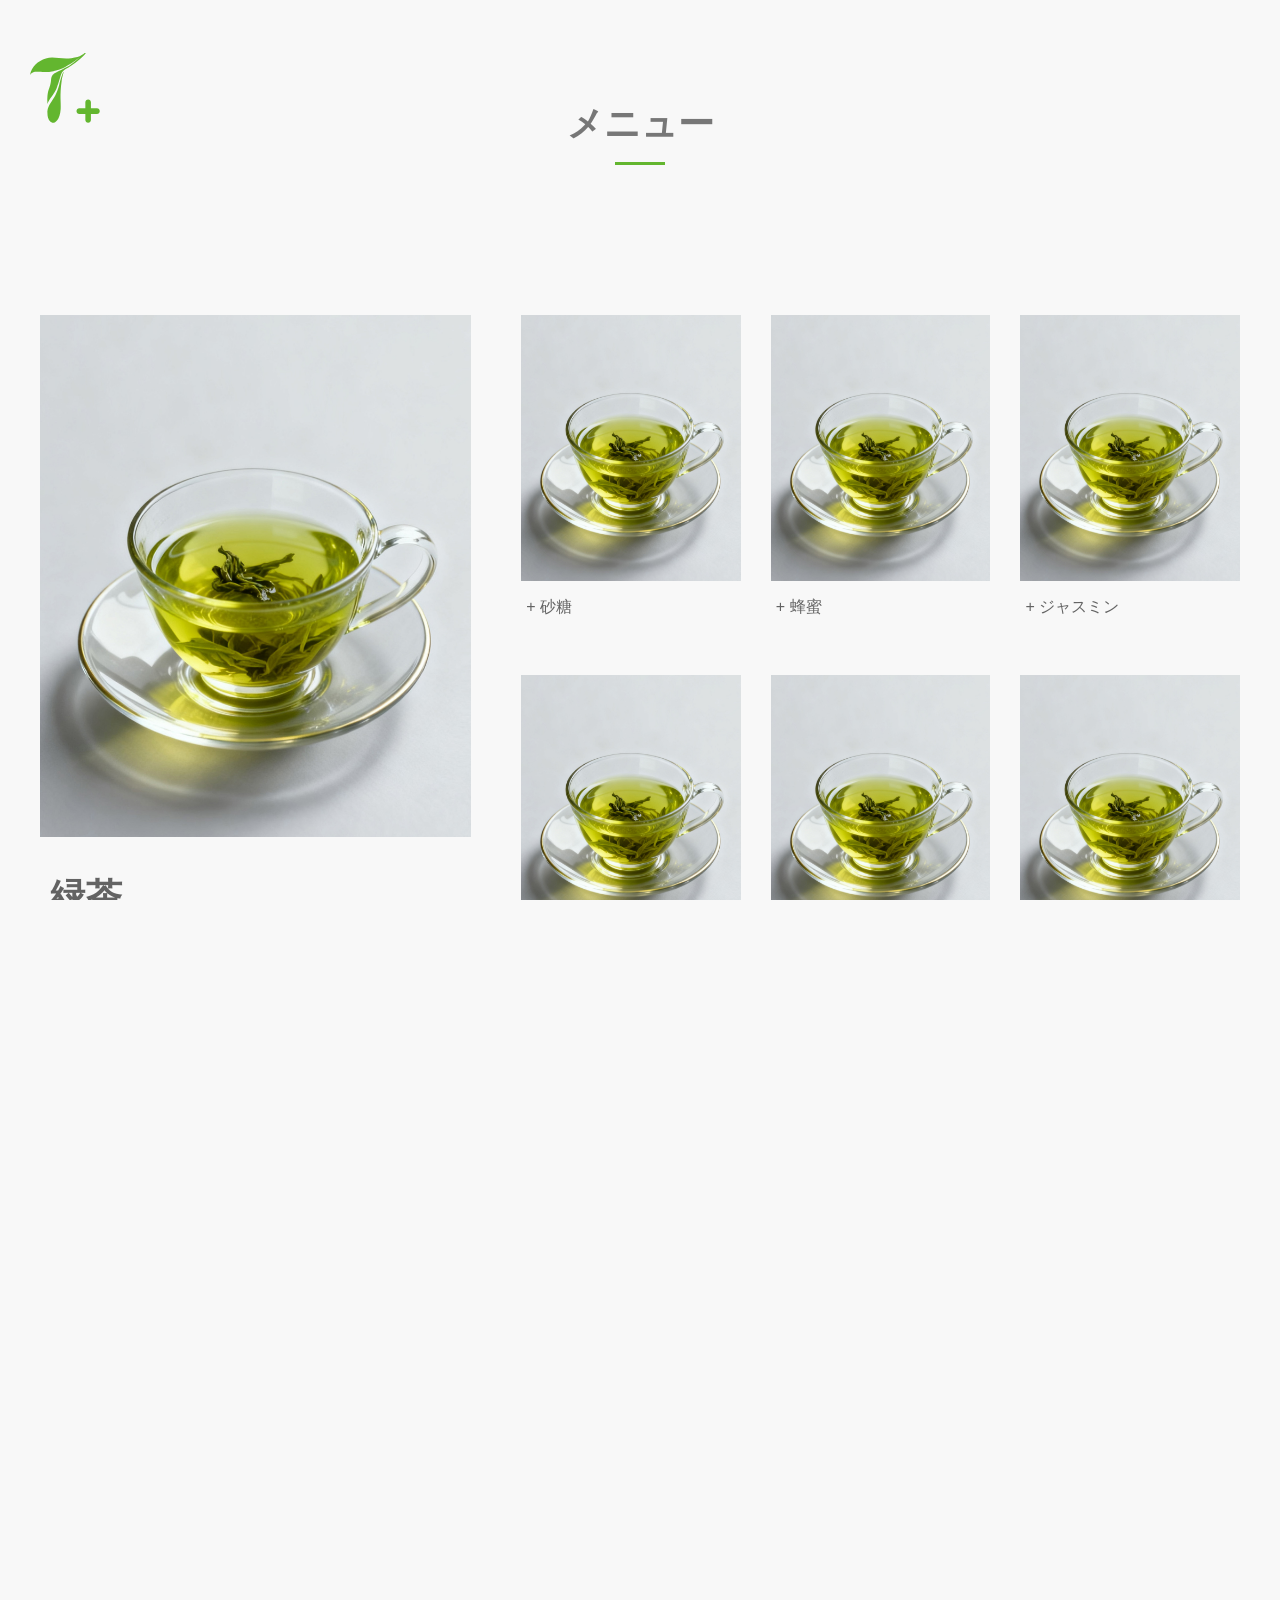
<file: menu.html>
<!DOCTYPE html>
<html lang="en">
<head>
    <meta charset="UTF-8">
    <meta name="viewport" content="width=device-width, initial-scale=1.0">
    <title>Document</title>
    <link rel="stylesheet" href="css/common.css">
    <link rel="stylesheet" href="css/menu.css">
    <script src="js/common.js" defer></script>
    <link rel="preconnect" href="https://fonts.googleapis.com">
    <link rel="preconnect" href="https://fonts.gstatic.com" crossorigin>
    <link href="https://fonts.googleapis.com/css2?family=Zen+Old+Mincho&display=swap" rel="stylesheet">
    <link href="https://fonts.googleapis.com/css2?family=Noto+Serif+JP:wght@200..900&family=Zen+Old+Mincho&display=swap" rel="stylesheet">
    <link rel="preconnect" href="https://fonts.googleapis.com">
    <link rel="preconnect" href="https://fonts.gstatic.com" crossorigin>
    <link href="https://fonts.googleapis.com/css2?family=Long+Cang&family=Noto+Serif+JP:wght@200..900&family=Zen+Old+Mincho&display=swap" rel="stylesheet">
    
</head>
<body>
    <header>
        <div class="title">
            <h1>メニュー</h1>
        </div>
    </header>

    <div class="logo_menu">
        <svg class="icon" xmlns="http://www.w3.org/2000/svg" viewBox="0 0 128 128" preserveAspectRatio="xMidYMid meet">
            <path class="st1" d="M61.13,34.87c-1.43,1.86-5.16,11.86-7.88,23.9-8.63,31.35-21.36,31.91-21.36,51.37,0,13.2,6.96,17.41,10.6,17.41s12.26-5.23,13.64-25.25c.89-12.91-2.23-24.1,1.88-52.15,1.14-7.8,4.84-17.63,3.13-15.29Z"/>
            <path class="st2" d="M0,40.02C2.79,25.28,14.47,14.08,28.93,9.88s27.67,1.96,46.55-.41C94.35,7.09,97.67,1.36,100.15.06c.57-.27,2.26.4,1.83.75-3.02,2.7-12.73,14.13-32.43,26.06-15.62,8.47-10.17,9.54-20.81,37.39-3.95,10.32-13.3,18.46-16.93,29.07-.38-29.77,3.98-24.03,6.62-42.8,1.85-14.28,3.83-11.19,29.81-25.19,4.7-2.7,8.14-5.09,22.51-17.17-26.21,18.87-32.81,21.44-48.01,25-15.21,3.56-30.54-.49-36.69,1.89-4,1.52-4.52,3.09-6.04,4.96Z"/>
            <path class="st3" d="M122.46,101.2h-11.06v-11.06c0-2.82-2.28-5.1-5.1-5.1h0c-2.82,0-5.1,2.28-5.1,5.1v11.06h-11.06c-2.82,0-5.1,2.28-5.1,5.1s2.28,5.1,5.1,5.1h11.06v11.06c0,2.82,2.28,5.1,5.1,5.1h0c2.82,0,5.1-2.28,5.1-5.1v-11.06h11.06c2.82,0,5.1-2.28,5.1-5.1s-2.28-5.1-5.1-5.1Z"/>
        </svg>

        <ul class="logo_menu_list">
            <li><a href="index.html">ホーム</a></li>
            <li><a href="concept.html">コンセプト</a></li>
            <li><a href="#">メニュー</a></li>
            <li><a href="comment.html">コメント</a></li>
            <li><a href="access.html">アクセス</a></li>
        </ul>
    </div>


    <main>
        <div class="grid_list">
            <div class="big_container">
                <img src="./img/種類_緑茶.jpg" alt="">
                <p>緑茶</p>
            </div> 
            <div class="small_container">
                <div>
                    <img src="./img/種類_緑茶.jpg" alt="">
                    <p>+ 砂糖</p>
                </div>
                <div>
                    <img src="./img/種類_緑茶.jpg" alt="">
                    <p>+ 蜂蜜</p>
                </div>
                <div>
                    <img src="./img/種類_緑茶.jpg" alt="">
                    <p>+ ジャスミン</p>
                </div>
                <div>
                    <img src="./img/種類_緑茶.jpg" alt="">
                    <p>+ 薔薇</p>
                </div>
                <div>
                    <img src="./img/種類_緑茶.jpg" alt="">
                    <p>+ 牛乳</p>
                </div>
                <div>
                    <img src="./img/種類_緑茶.jpg" alt="">
                    <p>+ フルーツ</p>
                </div>
            </div>
        </div>

        <div class="grid_list">
            <div class="big_container">
                <img src="./img/種類_烏龍茶.jpg" alt="">
                <p>烏龍茶</p>
            </div> 
            <div class="small_container">
                <div>
                    <img src="./img/種類_烏龍茶.jpg" alt="">
                    <p>+ 砂糖</p>
                </div>
                <div>
                    <img src="./img/種類_烏龍茶.jpg" alt="">
                    <p>+ 蜂蜜</p>
                </div>
                <div>
                    <img src="./img/種類_烏龍茶.jpg" alt="">
                    <p>+ ジャスミン</p>
                </div>
                <div>
                    <img src="./img/種類_烏龍茶.jpg" alt="">
                    <p>+ 薔薇</p>
                </div>
                <div>
                    <img src="./img/種類_烏龍茶.jpg" alt="">
                    <p>+ 牛乳</p>
                </div>
                <div>
                    <img src="./img/種類_烏龍茶.jpg" alt="">
                    <p>+ フルーツ</p>
                </div>
            </div>
        </div>

        <div class="grid_list">
            <div class="big_container">
                <img src="./img/種類_紅茶.jpg" alt="">
                <p>紅茶</p>
            </div> 
            <div class="small_container">
                <div>
                    <img src="./img/種類_紅茶.jpg" alt="">
                    <p>+ 砂糖</p>
                </div>
                <div>
                    <img src="./img/種類_紅茶.jpg" alt="">
                    <p>+ 蜂蜜</p>
                </div>
                <div>
                    <img src="./img/種類_紅茶.jpg" alt="">
                    <p>+ ジャスミン</p>
                </div>
                <div>
                    <img src="./img/種類_紅茶.jpg" alt="">
                    <p>+ 薔薇</p>
                </div>
                <div>
                    <img src="./img/種類_紅茶.jpg" alt="">
                    <p>+ 牛乳</p>
                </div>
                <div>
                    <img src="./img/種類_紅茶.jpg" alt="">
                    <p>+ フルーツ</p>
                </div>
            </div>
        </div>

        <div class="grid_list">
            <div class="big_container">
                <img src="./img/種類_白茶.jpg" alt="">
                <p>白茶</p>
            </div> 
            <div class="small_container">
                <div>
                    <img src="./img/種類_白茶.jpg" alt="">
                    <p>+ 砂糖</p>
                </div>
                <div>
                    <img src="./img/種類_白茶.jpg" alt="">
                    <p>+ 蜂蜜</p>
                </div>
                <div>
                    <img src="./img/種類_白茶.jpg" alt="">
                    <p>+ ジャスミン</p>
                </div>
                <div>
                    <img src="./img/種類_白茶.jpg" alt="">
                    <p>+ 薔薇</p>
                </div>
                <div>
                    <img src="./img/種類_白茶.jpg" alt="">
                    <p>+ 牛乳</p>
                </div>
                <div>
                    <img src="./img/種類_白茶.jpg" alt="">
                    <p>+ フルーツ</p>
                </div>
            </div>
        </div>

        <div class="grid_list">
            <div class="big_container">
                <img src="./img/種類_黄茶.jpg" alt="">
                <p>黄茶</p>
            </div> 
            <div class="small_container">
                <div>
                    <img src="./img/種類_黄茶.jpg" alt="">
                    <p>+ 砂糖</p>
                </div>
                <div>
                    <img src="./img/種類_黄茶.jpg" alt="">
                    <p>+ 蜂蜜</p>
                </div>
                <div>
                    <img src="./img/種類_黄茶.jpg" alt="">
                    <p>+ ジャスミン</p>
                </div>
                <div>
                    <img src="./img/種類_黄茶.jpg" alt="">
                    <p>+ 薔薇</p>
                </div>
                <div>
                    <img src="./img/種類_黄茶.jpg" alt="">
                    <p>+ 牛乳</p>
                </div>
                <div>
                    <img src="./img/種類_黄茶.jpg" alt="">
                    <p>+ フルーツ</p>
                </div>
            </div>
        </div>

        <div class="grid_list">
            <div class="big_container">
                <img src="./img/種類_黒茶.jpg" alt="">
                <p>黒茶</p>
            </div> 
            <div class="small_container">
                <div>
                    <img src="./img/種類_黒茶.jpg" alt="">
                    <p>+ 砂糖</p>
                </div>
                <div>
                    <img src="./img/種類_黒茶.jpg" alt="">
                    <p>+ 蜂蜜</p>
                </div>
                <div>
                    <img src="./img/種類_黒茶.jpg" alt="">
                    <p>+ ジャスミン</p>
                </div>
                <div>
                    <img src="./img/種類_黒茶.jpg" alt="">
                    <p>+ 薔薇</p>
                </div>
                <div>
                    <img src="./img/種類_黒茶.jpg" alt="">
                    <p>+ 牛乳</p>
                </div>
                <div>
                    <img src="./img/種類_黒茶.jpg" alt="">
                    <p>+ フルーツ</p>
                </div>
            </div>
        </div>

    </main>
    

    <footer>
        <div class="text">
            <p>© Ohara Allrights Reserved.</p>
        </div>
    </footer>
</body>
</html>
</file>
<file: css/common.css>
@charset "utf-8";

html, body {
    margin: 0;
    padding: 0;
    height: 100%;
    font-size: 100%;
    overflow-x: hidden;
}
body {
    color: #121212;
    background-color: #f8f8f8;
    font-family: 'YuGothic', 'Yu Gothic', sans-serif;
}
img {
    max-width: 100%;
    vertical-align: bottom;
}
li {
    list-style: none;
}
a {
    color: #121212;
    text-decoration: none;
    transition: all 0.3s ease;
}
a:hover {
    opacity: 0.7;
}



main {
    max-width: 1200px;  /* 内容最大宽度 */
    margin: 0 auto;      /* 左右自动居中 */
    padding: 0 20px;     /* 可选，防止小屏幕挤边 */
}



header .title {
    /* position: relative; */
    margin: 100px auto 150px;
    text-align: center;
}
header .title h1 {
    font-family: 'Times New Roman', Times, serif;
    font-size: 36px;
    font-weight: 700;
    /* color: #63b62f; */
    color: #777;
}
header .title h1::after {
    content: "";
    display: block;
    width: 50px;
    height: 3px;
    background-color: #63b62f;
    margin: 13px auto 0;
}



.logo_menu {
    width: 70px;
    height: auto;

    position: fixed;      /* 固定在视口 */
    left: 30px;           /* 距离屏幕左边 */
    top: 10%;             /* 垂直位置 */
    transform: translateY(-50%);    /* 精确垂直居中 */
    z-index: 50;        /* 保证在最上层 */
    cursor: pointer;    /* 把鼠标变成“小手” */
}
.logo_menu svg path {
    fill: #63b62f;
}
.logo_menu .logo_menu_list {
    position: absolute;      /* 关键：让菜单脱离文档流 */
    top: 80px;               /* 在图标下方 */
    left: 0;

    min-width: 130px;
    padding: 16px 0;
    margin: 0;
}
.logo_menu .logo_menu_list li {
    opacity: 0;
    transform: translateX(-20px);
    transition:
        opacity 0.2s ease,
        transform 0.2s ease;
    margin-bottom: 12px;
    pointer-events: none;
    white-space: nowrap;   /* 防止文字换行 */

    background-color: rgba(99, 182, 47, 0.86);
    backdrop-filter: blur(10px);    /* 毛玻璃感 */
    border-radius: 30px;
    box-shadow: 2px 3px 9px rgba(0,0,0,0.2);
}
.logo_menu.open .logo_menu_list li {
    opacity: 1;
    transform: translateX(0);
    pointer-events: auto;
}
.logo_menu .logo_menu_list li:last-child {
    margin-bottom: 0;
}
.logo_menu .logo_menu_list li:nth-child(1) { transition-delay: 0.0s; }
.logo_menu .logo_menu_list li:nth-child(2) { transition-delay: 0.1s; }
.logo_menu .logo_menu_list li:nth-child(3) { transition-delay: 0.2s; }
.logo_menu .logo_menu_list li:nth-child(4) { transition-delay: 0.3s; }
.logo_menu .logo_menu_list li:nth-child(5) { transition-delay: 0.4s; }
.logo_menu .logo_menu_list a {
    color: #fff;
    font-size: 15px;
    /* font-weight: 500; */
    font-family:'Times New Roman', Times, serif;
    letter-spacing: 2px;
    display: block;
    text-align: center;
    padding-top: 3px;
    padding-bottom: 3px;
}






footer {
    width: 100%;
}
footer .text {
    height: 50px;
    background-color: #aaa;
    text-align: center;
    line-height: 50px;
}
footer .text p {
    font-size: 13px;
    color: #fff;
}






/*------------------------------
スマートフォン 
------------------------------*/
@media screen and (max-width: 767px) {

    main {
        padding: 0 30px;     /* 可选，防止小屏幕挤边 */
    }
    
    .logo_menu {
        width: 55px;
        left: 24px;
        top: 7%; 
    }

    .logo_menu .logo_menu_list {
        top: 60px;               /* 在图标下方 */
        left: 0;
    
        min-width: 90px;
        padding: 16px 0;
        margin: 0;
    }
    .logo_menu .logo_menu_list li {
        box-shadow: 1px 2px 6px rgba(0,0,0,0.2);
    }
    .logo_menu .logo_menu_list a {
        font-size: 12px;
        letter-spacing: 1px;
    }


    header .title {
        margin: 70px auto;
    }
    header .title h1 {
        font-size: 30px;
        font-weight: 700;
    }



    footer .text {
        height: 36px;
        line-height: 36px;
    }



 
}
</file>
<file: css/style.css>
@charset "utf-8";



.header {
    position: relative;
    height: 100vh;
    display: flex;
    align-items: center;
    justify-content: center;
    background: #f8f8f8;
    width: 100%;
}

.masked-bg {
    position: absolute;
    width: 100vw;
    height: 100vh;
    top: 0;
    left: 0;
    inset: 0;
    z-index: 2;
    transition: opacity 0.2s ease-out;
    --mask-size: 200px 200px;
    --green-opacity: 1;

    isolation: isolate; /* 关键
    强制 ::before 和 img 共享同一个渲染上下文
    mask 的缩放、对齐会 100% 同步
    这是解决你“缩放时绿色感觉没跟着走”的根本方案
    这行是专业级 fix，不是 hack。 */
}
.masked-bg::before {
    content: '';
    position: absolute;
    inset: 0;
    background: #63b62f;

    /* 和图片使用同一个 mask */
    mask-image: url('../img/logo_2.svg');
    mask-repeat: no-repeat;
    mask-position: center;
    mask-size: var(--mask-size);

    -webkit-mask-image: url('../img/logo_2.svg');
    -webkit-mask-repeat: no-repeat;
    -webkit-mask-position: center;
    -webkit-mask-size: var(--mask-size);

    opacity: var(--green-opacity);
    pointer-events: none;

    z-index: 2;
}
.masked-bg img {
    position: absolute;
    inset: 0;
    width: 100%;
    height: 100%;
    object-fit: cover;
    z-index: 1;

    mask-image: url('../img/logo_2.svg');
    mask-repeat: no-repeat;
    mask-position: center;
    mask-size: var(--mask-size);

    -webkit-mask-image: url('../img/logo_2.svg');
    -webkit-mask-repeat: no-repeat;
    -webkit-mask-position: center;
    -webkit-mask-size: var(--mask-size);
}



.masked-bg .hero-text {
    position: absolute;
    inset: 0;
    z-index: 10;

    display: flex;
    flex-direction: column;
    justify-content: center;
    align-items: center;

    text-align: center;
    color: #fff;
    pointer-events: none;

    text-shadow: 3px 3px 8px rgba(0,0,0,0.35);

    opacity: 0;
    transform: translateY(18px);
    transition: opacity 1.2s ease, transform 1.2s ease;
}
.masked-bg .hero-text.show {
    opacity: 1;
    transform: translateY(0);
}

.masked-bg .hero-text h1 {
    font-size: 66px;
    font-family: "Times New Roman", serif;
    /* font-family: "Times New Roman", serif; */
    font-weight: 600;
    letter-spacing: 4px;
    margin: 0;
}
.mobile-break {
    display: none; /* 默认不显示 */
}

.masked-bg .hero-text p {
    margin-top: 18px;
    font-size: 24px;
    font-family: "Zen Old Mincho", serif;
    font-weight: 400;
    letter-spacing: 2px;
    opacity: 0.85;
    /* background: linear-gradient(transparent 50%, #63b62f 50%); */
}






.scroll-hint {
    position: absolute;
    left: 50%;
    bottom: 50px;
    transform: translateX(-50%);
    z-index: 5;
    opacity: 0;           /* 默认隐藏 */
    pointer-events: none; /* 不挡滚轮 */

    transition: opacity 0.6s ease;
}


/* 激活时才允许点击 */
.scroll-hint.active {
    pointer-events: auto;
}

.hint-inner {
    display: flex;
    height: 70px;
    align-items: center;
    justify-content: center;
    transition: transform 0.5s ease;
}

/* 按钮 */
.hint-btn {
    width: 70px;
    /* height: 70px; */
    cursor: pointer;
    
}
.hint-btn .icon {
    width: 100%;
    height: 100%;
    fill: currentColor; /* 避免后面改色用两套颜色系统 */
    color: #fff;
}


/* 菜单 */
.hint-menu {
    display: flex;
    flex-wrap: nowrap;   /* 不换行 */
    gap: 24px;

    opacity: 0;
    transform: translateX(-20px);
    pointer-events: none;

    width: 0; /* 关键 */
    overflow: hidden; /* 关键 */

    transition: all 0.6s ease;
}

.scroll-hint.open .hint-menu {
    width: auto; /* 展开后恢复宽度 */
    opacity: 1;
    transform: translateX(0);
    pointer-events: auto;

    margin-left: 50px;

}

/* 菜单样式 */
.hint-menu a {
    position: relative;
    padding: 8px 16px;
    color: #fff;
    /* background: #63b62f; */
    /* border-radius: 20px; */
    font-size: 24px;
    font-family:'Times New Roman', Times, serif;
    font-weight: 500;
    transition: 0.3s;
}
.hint-menu a:hover {
    /* background: #4e9b22; */
    color: #63b62f;
    opacity: 0.7;
}
.hint-menu a:not(:first-child)::before {
    content: '';
    position: absolute;
    left: -13px;                /* 紧贴右边 */
    top: 50%;                /* 顶端到50% */
    transform: translateY(-50%); /* 向上移动自身高度的一半，居中 */
    height: 77%;            /* 竖线高度 */
    width: 1px;             /* 竖线宽度 */
    background-color: #fff; /* 竖线颜色 */
}


.logo_menu {
    display: none;
}






.about {
    max-width: 1200px;
    margin: 300px auto;
    font-size: 28px;
    font-family: "Zen Old Mincho", serif;
    font-weight: 900;
    color: #636363;
    line-height: 1.7;
    text-align: center;
}
.about h2 {
    font-size: 18px;
    font-weight: 500;
}



.tya_type {
    max-width: 1200px;
    margin: 50px auto 0;
}

.tya_type li {
    display: flex;
    padding: 30px 0;
}
.tya_type li .t_img{
    width: 300px;
    flex-shrink: 0;
}
.tya_type li .t_img img {
    width: 100%;
    height: auto;
}
.tya_type li .text {
    display: flex;
    flex-direction: column;
    color: #636363;
    font-family: "Zen Old Mincho", serif;
    margin: 15px 50px;
}
.tya_type li .text h1 {
    display: inline-block;
    align-self: flex-start;
    padding: 0 7px;
    font-size: 30px;
    letter-spacing: 7px;
    background: linear-gradient(transparent 50%, #d9ffc1 50%);
}
.tya_type li .text h2 {
    font-size: 18px;
    font-weight: 200;
    line-height: 1.8;
}
.tya_type li:nth-child(2n) {
    flex-direction: row-reverse;
}
.tya_type li:nth-child(2n) .text {
    text-align: right;
}
.tya_type li:nth-child(2n) .text h1 {
    align-self: flex-end;
}


.access {
    display: flex;
    justify-content: center;
    max-width: 1200px;  /* 内容最大宽度 */
    margin: 200px auto;      /* 左右自动居中 */
}
.access .acc_img img {
    width: 100%;
    max-width: 500px;
    min-width: 100px;
    height: auto;
}
.access dl {
    margin: auto;
    padding-left: 80px;
    align-items: center;
    min-width: 0;
    flex: 1;
}
.access dl .xian {
    display: grid;
    height: 70px;
    grid-template-columns: 120px minmax(0, 1fr);
    border-top: 1px solid #000;
}
.access dl .xian:last-child {
    border-bottom: 1px solid #000;
}
.access dl .xian dt {
    text-align: justify;
    text-align-last: justify;
    margin: auto 0;
    font-size: 18px;
    font-weight: 600;
}

.access dl .xian dd {
    margin: auto 0;
    padding-left: 40px;
    display: -webkit-box;
    -webkit-box-orient: vertical;
    -webkit-line-clamp: 2;
    overflow: hidden;
}



.map {
    max-width: 1200px; 
    margin: 100px auto;
}
.map iframe {
    display: block;
    margin: 0 auto;
    width: 100%;
    height: 600px;
}



.top {
    position: fixed;
    right: 20px;
    bottom: 3%;
    z-index: 3;
    width: 50px;
    height: 50px;
    background-color: #aaa;
    border-radius: 9%;
    display: flex;
    align-items: center;
    justify-content: center;
    transition: background-color 0.3s ease, opacity 0.3s ease;
    opacity: 0;
    pointer-events: none;
    cursor: pointer;
}
.top.show {
    opacity: 1;
    pointer-events: auto;
}
.top:hover {
    background-color: #c2c2c2;
}
.top:before {
    display: block;
    content: "❯❯";
    color: #fff;
    font-size: 150%;
    font-weight: 500;
    transform: rotate(-90deg);
    transition: transform 0.3s ease; 
}
.top:hover::before {
    transform: rotate(-90deg) translateX(3px);
}











/*------------------------------
スマートフォン 
------------------------------*/
@media screen and (max-width: 767px) {

    .scroll-hint {
        display: none !important;
    }
    .logo_menu {
        display: block;
        opacity: 0;
        pointer-events: none;
        transition: opacity 0.5s ease;

        -webkit-tap-highlight-color: transparent; /* Chrome, Safari */
        -webkit-touch-callout: none; /* iOS长按弹出菜单 */
    }

    .logo_menu.show {
        opacity: 1;
        pointer-events: auto;
    }

    .top {
        display: none !important;
    }

    

    .masked-bg img {
        object-position: 5% center;
    }

    .masked-bg .hero-text h1 {
        font-size: 36px;
        letter-spacing: 2px;
        line-height: 1.5;
        margin-bottom: 5px;
    }
    .mobile-break {
        display: block; /* 触发换行 */
    }

    .masked-bg .hero-text p {
        font-size: 18px;
        letter-spacing: 1px;
        margin-top: 12px;
        line-height: 2;
    }


    .about {
        margin: 260px auto;
    }
    .about h1 {
        font-size: 33px;
    }
    .about h2 {
        font-size: 16px;
    }



    .tya_type {
        display: flex;
        overflow-x: auto;
        scroll-snap-type: x mandatory;
        gap: 0;
        -ms-overflow-style: none;     /* IE */
        scrollbar-width: none;        /* Firefox */
    }
    .tya_type::-webkit-scrollbar {
        display: none;                /* Chrome / Safari */
    }
    
    .tya_type li {
        flex: 0 0 100%;
        scroll-snap-align: center;
        display: flex;
        flex-direction: column;
        padding: 20px;
    }
    
    .tya_type li:nth-child(2n) {
        flex-direction: column; /* 取消左右交错 */
    }
    .tya_type li .t_img {
        width: 100%;
        
    }
    .tya_type li .t_img img {
        aspect-ratio: 1 / 1;   /* 宽高比 1:1 */
        object-fit: cover;     /* 保持图片裁剪填满，不变形 */
    }
    .tya_type li .text {
        margin: 25px 0 0 0;
    }
    .tya_type li:nth-child(2n) .text {
        text-align: left;
    }
    .tya_type li:nth-child(2n) .text h1 {
        align-self: flex-start;
    }
    .tya_type li .text h2 {
        font-size: 15px;
    }



    .tya_progress {
        width: 60%;
        height: 1px;
        background: rgba(0,0,0,0.15);
        margin: auto ;
        position: relative;
        overflow: hidden;
    }
    
    .tya_progress_inner {
        height: 100%;
        width: 15%;
        background: #63b62f;
        transform: translateX(0);
        transition: transform 0.15s ease-out;
        
    }



    .access {
        flex-direction: column;   /* 改成上下结构 */
        margin: 150px auto;
        padding: 0 20px;
        margin: 200px auto 0;      /* 左右自动居中 */

    }
    
    .access .acc_img {
        width: 100%;
    }
    
    .access .acc_img img {
        width: 100%;
        max-width: 100%;
        height: auto;
        display: block;
    }
    
    .access dl {
        flex: none;
        padding-left: 0;
        margin-top: 40px;
    }
    
    .access dl .xian {
        grid-template-columns: 75px 1fr;  /* 稍微缩小左列 */
        height: auto;
        padding: 14px 0;
    }
    
    .access dl .xian dt {
        font-size: 15px;
        text-align-last: justify;
    }
    
    .access dl .xian dd {
        font-size: 14px;
        padding-left: 30px;
    }
    


    .map {
        margin: 70px auto;
    }
    .map iframe {
        width: 100%;
        height: 300px;
    }


    


}
</file>
<file: css/access.css>
@charset "utf-8";

.access {
    display: flex;
    justify-content: center;
    max-width: 1200px;  /* 内容最大宽度 */
    margin: 0 auto 200px;      /* 左右自动居中 */
}
.access .acc_img img {
    width: 100%;
    max-width: 500px;
    min-width: 100px;
    height: auto;
}
.access dl {
    margin: auto;
    padding-left: 80px;
    align-items: center;
    min-width: 0;
    flex: 1;
}
.access dl .xian {
    display: grid;
    height: 70px;
    grid-template-columns: 120px minmax(0, 1fr);
    border-top: 1px solid #000;
}
.access dl .xian:last-child {
    border-bottom: 1px solid #000;
}
.access dl .xian dt {
    text-align: justify;
    text-align-last: justify;
    margin: auto 0;
    font-size: 18px;
    font-weight: 600;
}

.access dl .xian dd {
    margin: auto 0;
    padding-left: 40px;
    display: -webkit-box;
    -webkit-box-orient: vertical;
    -webkit-line-clamp: 2;
    overflow: hidden;
}



.map {
    max-width: 1200px; 
    margin: 100px auto;
}
.map iframe {
    display: block;
    margin: 0 auto;
    width: 100%;
    height: 600px;
}








/*------------------------------
スマートフォン 
------------------------------*/
@media screen and (max-width: 767px) {

    .access {
        flex-direction: column;   /* 改成上下结构 */
        margin: 150px auto;
        padding: 0 20px;
        margin: 0 auto;      /* 左右自动居中 */

    }
    
    .access .acc_img {
        width: 100%;
    }
    
    .access .acc_img img {
        width: 100%;
        max-width: 100%;
        height: auto;
        display: block;
    }
    
    .access dl {
        flex: none;
        padding-left: 0;
        margin-top: 40px;
    }
    
    .access dl .xian {
        grid-template-columns: 75px 1fr;  /* 稍微缩小左列 */
        height: auto;
        padding: 14px 0;
    }
    
    .access dl .xian dt {
        font-size: 15px;
        text-align-last: justify;
    }
    
    .access dl .xian dd {
        font-size: 14px;
        padding-left: 30px;
    }
    


    .map {
        margin: 70px auto;
    }
    .map iframe {
        width: 100%;
        height: 300px;
    }

    
 
}
</file>
<file: css/comment.css>
@charset "utf-8";



.comment-list {
    min-width: 1000px;
    margin: 30px auto 60px;
    font-family: sans-serif;
}

.comment-item {
    display: flex;
    align-items: flex-start;
    margin-bottom: 24px;
}

.avatar {
    width: 50px;
    margin-right: 15px;
}

.avatar svg {
    width: 50px;
    height: 50px;
    border-radius: 50%;
}
.avatar svg path {
    stroke: #63b62f;
}

.comment-box {
    background: #fff;
    border: 1px solid #ddd;
    border-radius: 10px;
    padding: 15px;
    width: 100%;
    position: relative;
}

/* 小气泡箭头 */
.comment-box::after {
    content: "";
    position: absolute;
    left: -18px;
    top: 20px;
    border-width: 9px;
    border-style: solid;
    border-color: transparent #fff transparent transparent;
    filter: drop-shadow(-1px 0 0 #ddd);
}


.comment-header {
    font-size: 14px;
    margin-bottom: 8px;
}

.comment-header .name {
    font-weight: bold;
    margin-right: 10px;
}

.comment-header .time {
    color: #999;
    font-size: 12px;
}

.comment-content {
    font-size: 15px;
    color: #636363;
    margin-bottom: 10px;
}

.comment-footer {
    text-align: right;
}

.comment-footer button {
    background: none;
    border: 1px solid #ccc;
    border-radius: 15px;
    padding: 3px 10px;
    font-size: 12px;
    cursor: pointer;
    margin-left: 5px;
}

/* 删除状态 */
/* .comment-item.deleted .comment-content {
    color: #999;
} */

.comment-item:nth-child(2n) {
    flex-direction: row-reverse;
}
.comment-item:nth-child(2n) .avatar{
    margin-left: 15px;
    margin-right: 0;
}
/* 小气泡箭头 */
.comment-item:nth-child(2n) .comment-box::after {
    content: "";
    position: absolute;
    left: 100%;
    top: 20px;
    border-width: 9px;
    border-style: solid;
    border-color: transparent transparent transparent #fff;
    filter: drop-shadow(1px 0 0 #ddd);
}





/*------------------------------
スマートフォン 
------------------------------*/
@media screen and (max-width: 767px) {

    /* 缩小头像 */
    .avatar {
        width: 40px;
    }

    .avatar svg {
        width: 40px;
        height: 40px;
    }

    /* 缩小评论框内边距和字体 */
    .comment-box {
        padding: 12px;
        font-size: 14px;
    }

    /* 修复姓名和时间在一行 */
    .comment-header {
        display: flex;
        justify-content: space-between; /* 姓名靠左，时间靠右 */
        align-items: center;
        flex-wrap: wrap; /* 防止换行 */
    }

    .comment-header .time {
        font-size: 11px;
        flex-shrink: 0;
    }

    /* 缩小按钮 */
    .comment-footer button {
        padding: 5px 12px;
        font-size: 13px;
    }

    /* 缩小气泡箭头 */
    .comment-box::after {
        left: -14px;
        top: 16px;
        border-width: 7px;
    }

    .comment-item:nth-child(2n) .comment-box::after {
        left: 100%;
        top: 16px;
        border-width: 7px;
        border-color: transparent transparent transparent #fff;
        filter: drop-shadow(1px 0 0 #ddd);
    }

    /* 评论列表左右边距 */
    .comment-list {
        min-width: 200px;
        padding: 0 13px;
    }



 
}
</file>
<file: css/concept.css>
@charset "utf-8";



main .grup {
    display: flex;
    align-items: center; 
    margin-bottom: 70px;
}
main .grup:nth-child(2n) {
    flex-direction: row-reverse;
}

main .grup .img img {
    height: 300px;
}
main .grup .text {
    margin-left: 80px;
    color: #636363;
    line-height: 2;
}
main .grup:nth-child(2n) .text {
    text-align: right;
    margin-left: 0;
    margin-right: 80px;
}
main .grup .text b {
    font-size: 24px;
    font-weight: 600;
}
main .grup:first-child .text b {
    font-size: 66px;
    font-family: "Long Cang", cursive;
    font-weight: 500;
    font-style: normal;
    line-height: 1;
}









/*------------------------------
スマートフォン 
------------------------------*/
@media screen and (max-width: 767px) {

    main .grup {
        flex-direction: column;
        align-items: flex-start;
        margin-bottom: 60px;
    }
    
    /* 取消偶数反转 */
    main .grup:nth-child(2n) {
        flex-direction: column;
    }
    
    /* 图片自适应 */
    main .grup .img {
        width: 100%;
    }
    
    main .grup .img img {
        width: 100%;
        height: auto;
        display: block;
        border-radius: 6px;
    }
    
    /* 文字部分 */
    main .grup .text {
        margin: 25px 0 0 0;
        text-align: left;
        line-height: 1.9;
        font-size: 15px;
    }
    
    /* 取消偶数右对齐 */
    main .grup:nth-child(2n) .text {
        text-align: left;
        margin-right: 0;
    }
    
    /* 标题字号微调 */
    main .grup .text b {
        font-size: 20px;
    }
    
    main .grup:first-child .text b {
        font-size: 42px;
    }




}
</file>
<file: css/menu.css>
@charset "utf-8";



.grid_list {
    display: grid;
    grid-template-columns: 3fr 5fr; /* 左边大，右边小 */
    grid-gap: 50px;
    color: #636363;
}

.grid_list::after {
    content: "";
    grid-column: 1 / -1;   /* 跨所有列 */
    width: 100%;
    height: 1px;
    background-color: #aaa;
    justify-self: center;
    margin: auto;
    margin-bottom: 70px;
}

.grid_list .big_container p {
    font-size: 36px;
    font-weight: 600;
    padding-left: 10px;
}

.grid_list .small_container {
    display: grid;
    grid-template-columns: 1fr 1fr 1fr; /* 3 列 */
    grid-template-rows: 1fr 1fr;        /* 2 行 */
    grid-gap: 30px;
}

.grid_list .small_container div {
    height: 330px;          /* 高度可自定 */
}
.grid_list .small_container div img {
    width: 100%;
}
.grid_list .small_container div p {
    padding-left: 5px;
}






/*------------------------------
スマートフォン 
------------------------------*/
@media screen and (max-width: 767px) {

    .grid_list {
        grid-template-columns: 1fr;
        grid-gap: 30px;
    }
    
    /* 分割线间距缩小 */
    .grid_list::after {
        margin-bottom: 50px;
    }
    
    /* 大图区域 */
    .grid_list .big_container img {
        width: 100%;
        height: auto;
        display: block;
    }
    
    .grid_list .big_container p {
        font-size: 26px;
        padding-left: 5px;
        margin-top: 10px;
    }
    
    /* 小卡片区域改成2列 */
    .grid_list .small_container {
        grid-template-columns: 1fr 1fr;
        grid-template-rows: auto;
        grid-gap: 20px;
    }
    
    /* 小卡片高度取消固定 */
    .grid_list .small_container div {
        height: auto;
    }
    
    /* 图片比例统一（高级感重点） */
    .grid_list .small_container div img {
        width: 100%;
        aspect-ratio: 1 / 1;
        object-fit: cover;
        border-radius: 6px;
    }
    
    /* 文字 */
    .grid_list .small_container div p {
        font-size: 14px;
        margin-top: 6px;
    }
    



}
</file>
